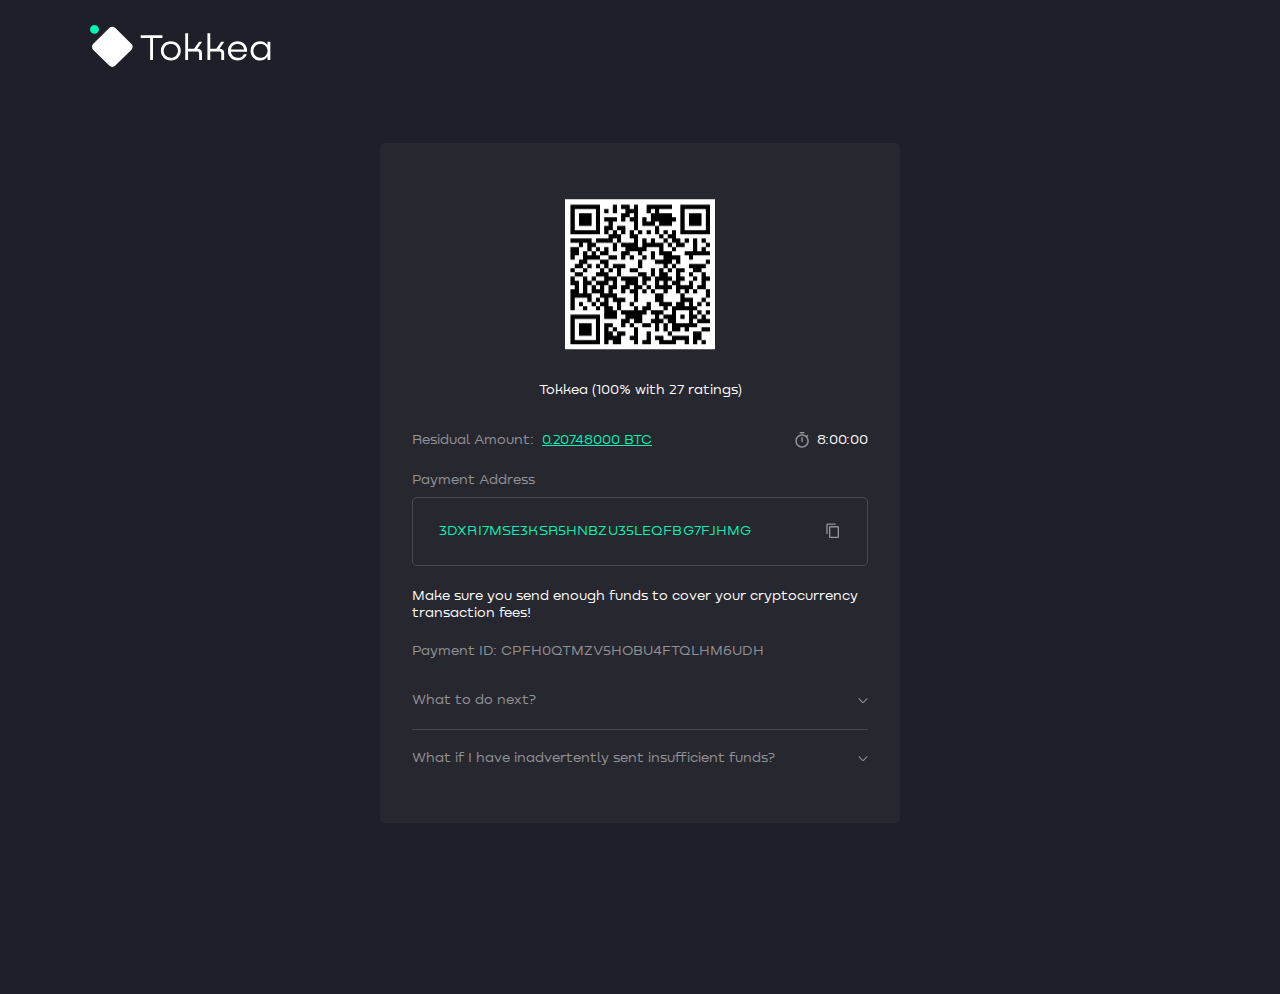
<file: html/index.html>
<!DOCTYPE html>
<html lang="en">
<head>
  <meta charset="UTF-8">
  <meta name="viewport" content="width=device-width, initial-scale=1">
  <title>Payment</title>
  <link href="../css/style.css" rel="stylesheet">
  <link href="../css/normalize.css" rel="stylesheet">
</head>
<body>
  <div class="container">
    <img src="../images/logo.svg" class="logo-image" alt="logo" />

    <div class="content-wrap">
      <img src="../images/QR.svg" alt="qr">
      <p class="rating-text">Tokkea (100% with 27 ratings)</p>
      <div class="amount-block">
        <div class="amount-wrap">
          <p class="title-text">Residual Amount:</p>
          <p class="amount-qty">0.20748000 BTC</p>
        </div>
        <p class="timer-block">
          <img src="../images/clock.svg" alt="clock" class="timer-image" />
          8:00:00
        </p>
      </div>

      <div class="payment-block">
        <p class="title-text">Payment Address</p>
        <div class="address-wrap">
          <input type="text" value="3DXri7mse3kSr5HnbZU35LeqfBG7fjhmG" class="address-input">
          <button onclick="copyAddress()" class="copy-button"></button>
        </div>
      </div>

      <p class="fees-text">Make sure you send enough funds to cover your cryptocurrency transaction fees!</p>
      <p class="payment-id">Payment ID: CPFH0QTMZV5HOBU4FTQLHM6UDH</p>

      <div class="accordion-wrap">
        <div class="accordion-block">
          <div class="accordion-button">
            <p>What to do next?</p>
            <img src="../images/arrow.svg" alt="arrow" class="accordion-arrow">
          </div>

          <div class="accordion-text">
            1) Please send <b>0.20748000</b> BTC to <b>39pNKwypSwkLLgVvncosRavWafzDWaMJJi</b>
            (Make sure that the amount sent is sufficient to cover the service fees!).
            You will have to initiate a payment using your software or online wallet,
            and copy / paste the address and the payment amount into it. We will send you an email
            when the funds are received. You have 2 hours, 46 minutes, 25 seconds left for us
            to receive verified funds. If you send us funds that are not confirmed on time,
            please contact us using the information below and CoinPayments.net will issue a refund.
            <br />
            i) Transaction ID: CPFH0QTMZV5HOBU4FTQLHM6UDH
            <br />
            ii) Payment address to which funds are to be transferred.
            <br />
            iii) This is the verification code:<br /> 62c05b6b2d4c9ef0285f747b6a1c3564
            (to confirm that you are the sender of the transaction).
            <br /><br />
            2) As soon as the payment is confirmed several times on the block chain,
            it will be completed and the seller will be notified. The confirmation
            process usually takes 30-45 minutes, but depends on the block time
            of the cryptocurrency and the required number of block confirmations.
            The status page will be available for the next 30 days.
          </div>
        </div>

        <div class="accordion-block">
          <div class="accordion-button">
            <p>What if I have inadvertently sent insufficient funds?</p>
            <img src="../images/arrow.svg" alt="arrow" class="accordion-arrow">
          </div>

          <div class="accordion-text">
            1) Please send 0.20748000 BTC to 39pNKwypSwkLLgVvncosRavWafzDWaMJJi
            (Make sure that the amount sent is sufficient to cover the service fees!).
            You will have to initiate a payment using your software or online wallet,
            and copy / paste the address and the payment amount into it. We will send you an email
            when the funds are received. You have 2 hours, 46 minutes, 25 seconds left for us
            to receive verified funds. If you send us funds that are not confirmed on time,
            please contact us using the information below and CoinPayments.net will issue a refund.
          </div>
        </div>
      </div>
    </div>
  </div>

<script type="text/javascript" src="../js/script.js"></script>
</body>
</html>
</file>
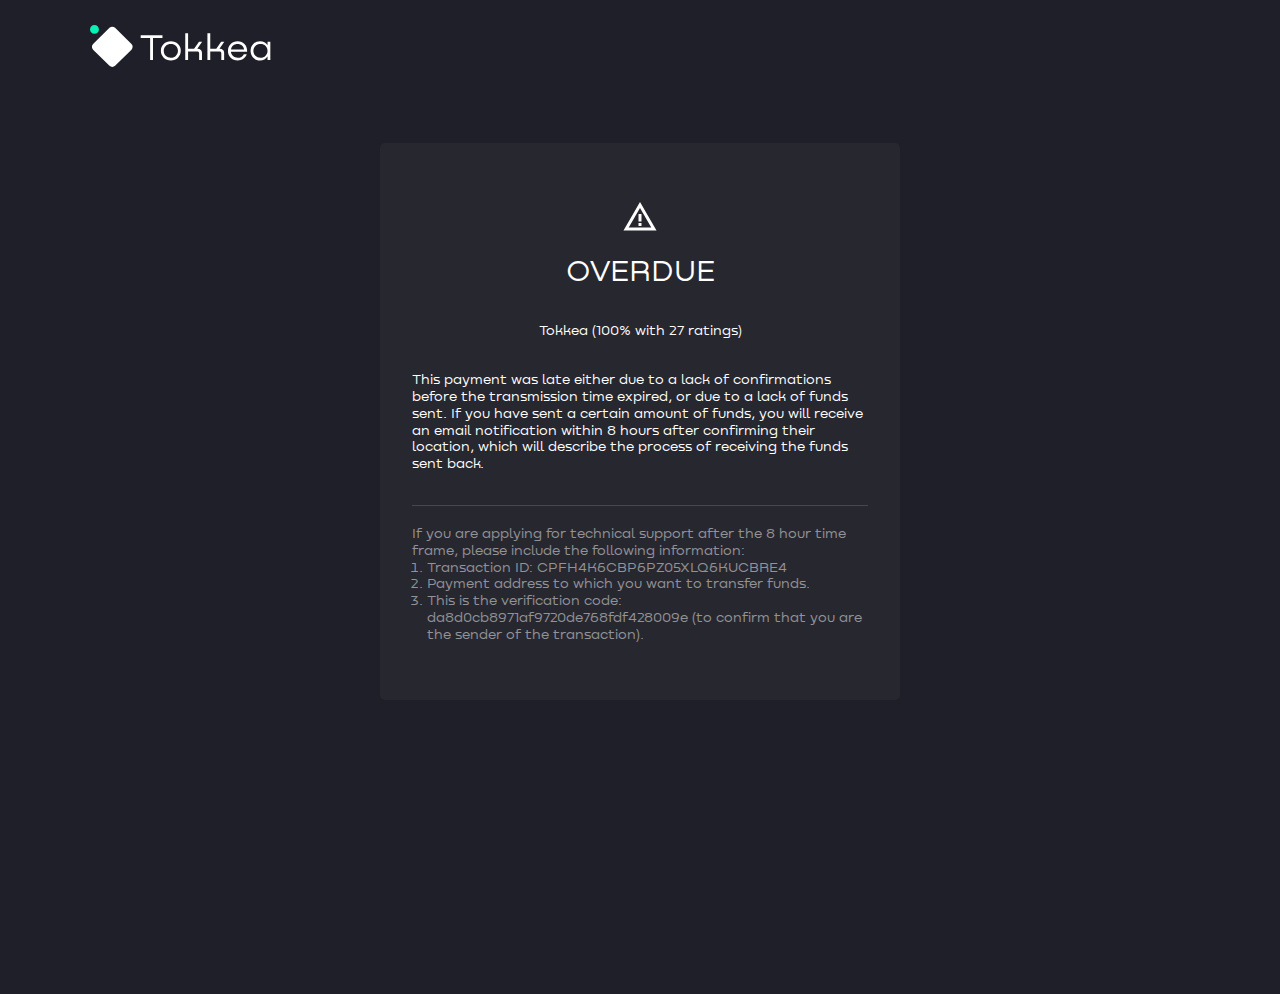
<file: html/overdue.html>
<!DOCTYPE html>
<html lang="en">
<head>
  <meta charset="UTF-8">
  <meta name="viewport" content="width=device-width, initial-scale=1">
  <title>Overdue</title>
  <link href="../css/style.css" rel="stylesheet">
  <link href="../css/normalize.css" rel="stylesheet">
</head>
<body>
<div class="container">
  <img src="../images/logo.svg" class="logo-image" alt="logo" />

  <div class="content-wrap">
    <img src="../images/warning.svg" alt="warning">
    <p class="warning-header">overdue</p>
    <p class="rating-text">Tokkea (100% with 27 ratings)</p>

    <p class="overdue-description">
      This payment was late either due to a lack of confirmations before
      the transmission time expired, or due to a lack of funds sent.
      If you have sent a certain amount of funds, you will receive
      an email notification within 8 hours after confirming their location,
      which will describe the process of receiving the funds sent back.
    </p>

    <p class="overdue-text">
      If you are applying for technical support after the 8 hour time frame,
      please include the following information:
    </p>
    <ol class="overdue-text overdue-list">
      <li>Transaction ID: CPFH4K6CBP6PZ05XLQ6KUCBRE4</li>
      <li>Payment address to which you want to transfer funds.</li>
      <li>This is the verification code:<br />
        da8d0cb8971af9720de768fdf428009e
        (to confirm that you are the sender of the transaction).</li>
    </ol>
  </div>
</div>

</body>
</html>
</file>
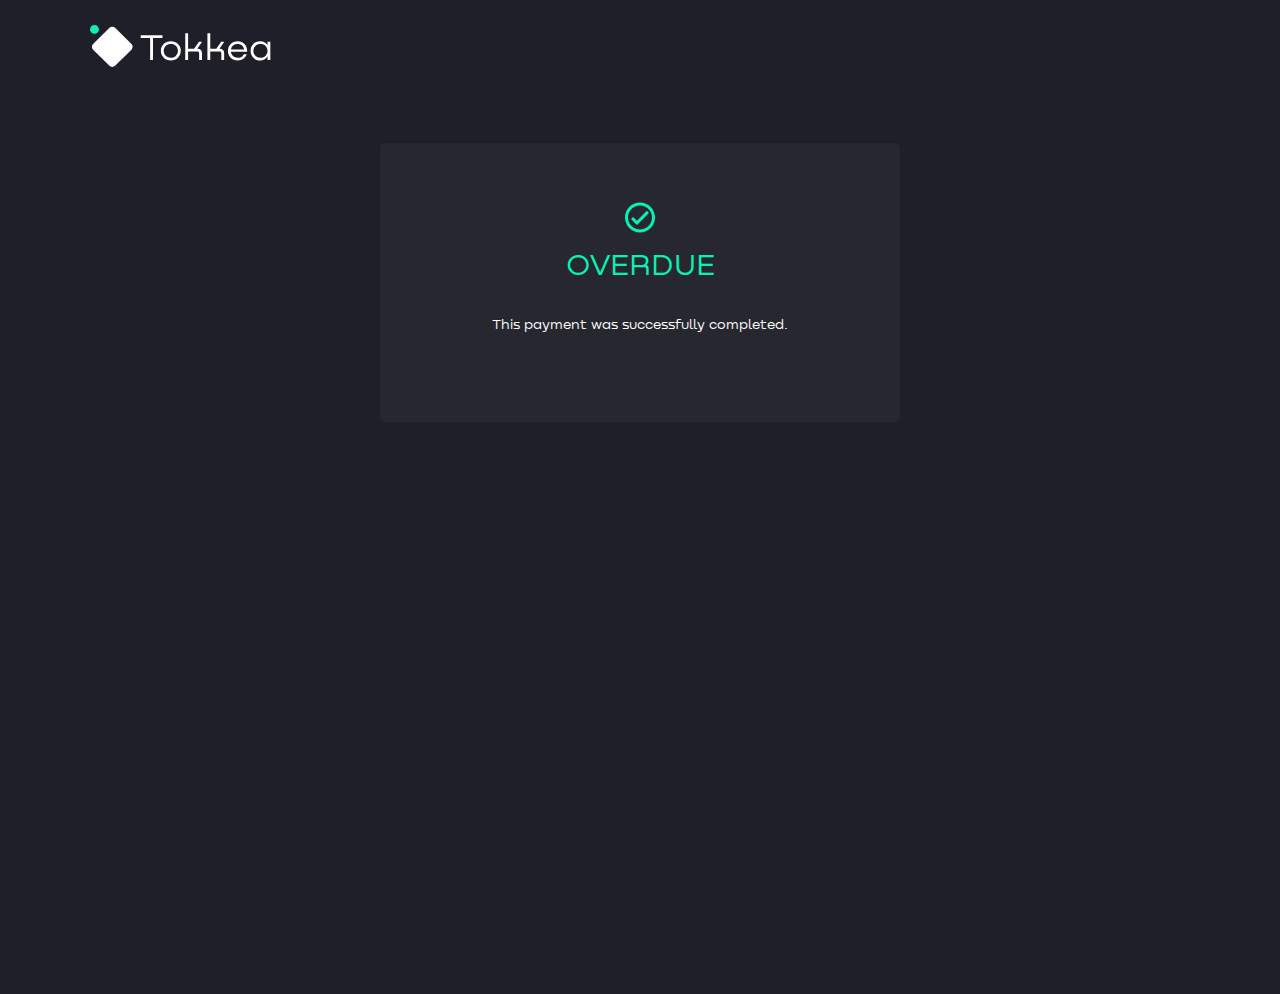
<file: html/successful.html>
<!DOCTYPE html>
<html lang="en">
<head>
  <meta charset="UTF-8">
  <meta name="viewport" content="width=device-width, initial-scale=1">
  <title>Successful</title>
  <link href="../css/style.css" rel="stylesheet">
  <link href="../css/normalize.css" rel="stylesheet">
</head>
<body>
<div class="container">
  <img src="../images/logo.svg" class="logo-image" alt="logo" />

  <div class="content-wrap success-wrap">
    <img src="../images/success.svg" alt="">
    <p class="success-header">overdue</p>
    <p class="success-description">This payment was successfully completed.</p>
  </div>
</div>

</body>
</html>
</file>
<file: css/style.css>
@font-face {
  font-family: "Nekst-Regular";
  src: url("../fonts/Nekst-Regular.ttf");
}

body {
  font-family: Nekst-Regular, sans-serif;
}

.container {
  background: #1E1F28;
  width: 100%;
  min-height: 100vh;
  height: auto;
  padding-bottom: 94px;
}

.logo-image {
  margin: 25px 90px 70px;
}

.content-wrap {
  background: #27272F;
  border-radius: 5px;
  width: 520px;
  margin: 0 auto;
  padding: 56px 32px;
  display: flex;
  flex-direction: column;
  align-items: center;
  justify-content: center;
  box-sizing: border-box;
}

.rating-text {
  font-family: Nekst-Regular, sans-serif;
  font-size: 14px;
  line-height: 120%;
  text-align: center;
  color: #FFFFFF;
  margin-top: 32px;
}

.amount-block {
  display: flex;
  justify-content: space-between;
  align-items: center;
  width: 100%;
  margin-top: 32px;
}

.amount-wrap {
  display: flex;
}

.title-text {
  font-size: 14px;
  line-height: 120%;
  color: rgba(255, 255, 255, 0.5);
}

.amount-qty {
  font-size: 14px;
  line-height: 120%;
  text-decoration-line: underline;
  color: #07F2B4;
  margin-left: 8px;
}

.timer-block {
  font-size: 14px;
  line-height: 120%;
  color: #FFFFFF;
  display: flex;
  align-items: center;
}

.timer-image {
  margin-right: 6px;
}

.payment-block {
  margin-top: 22px;
  width: 100%;
}

.address-wrap {
  border: 1px solid rgba(255, 255, 255, 0.15);
  box-sizing: border-box;
  border-radius: 5px;
  margin-top: 8px;
  padding: 24px;
  display: flex;
  justify-content: space-between;
}

.address-input {
  background: #27272F;
  border: none;
  font-style: normal;
  font-weight: normal;
  font-size: 14px;
  line-height: 120%;
  letter-spacing: 0.01em;
  color: #07F2B4;
  width: 100%;
  outline: none;
  text-transform: uppercase;
}

.copy-button {
  background-image: url("../images/copy.svg");
  background-repeat: no-repeat;
  padding-right: 12px;
}

.address-wrap:hover {
  border: 1px solid rgba(12, 200, 152, 0.4);
}

.address-wrap:hover .copy-button {
  background-image: url("../images/copy-green.svg");
}

.fees-text {
  font-size: 14px;
  line-height: 120%;
  color: #FFFFFF;
  margin-top: 22px;
}

.payment-id {
  margin-top: 22px;
  font-size: 14px;
  line-height: 120%;
  color: rgba(255, 255, 255, 0.5);
  width: 100%;
}

.accordion-wrap {
  margin-top: 32px;
}

.accordion-button {
  display: flex;
  justify-content: space-between;
  font-size: 14px;
  line-height: 120%;
  color: rgba(255, 255, 255, 0.5);
  transition: .4s;
  cursor: pointer;
}

.accordion-text {
  max-height: 0;
  overflow: hidden;
  transition: 0.4s;
  font-size: 14px;
  line-height: 120%;
  color: rgba(255, 255, 255, 0.5);
}

.accordion-arrow {
  transition: .4s;
}

.accordion-arrow--active {
  transform: rotate(180deg);
  transition: .4s;
}

.accordion-block:last-child {
  margin-top: 20px;
}

.accordion-block:first-child {
  border-bottom: 1px solid rgba(255, 255, 255, 0.15);
  padding-bottom: 20px;
}

.warning-header {
  font-size: 30px;
  line-height: 36px;
  text-align: center;
  text-transform: uppercase;
  color: #FFFFFF;
  margin-top: 20px;
}

.overdue-description {
  font-size: 14px;
  line-height: 120%;
  color: #FFFFFF;
  margin-top: 32px;
  padding-bottom: 32px;
  border-bottom: 1px solid rgba(255, 255, 255, 0.15);;
}

.overdue-text {
  font-size: 14px;
  line-height: 120%;
  color: rgba(255, 255, 255, 0.5);
  margin-top: 20px;
}

.overdue-list {
  padding: 0 0 0 15px;
  margin: 0;
}

.success-header {
  font-size: 30px;
  line-height: 36px;
  text-align: center;
  text-transform: uppercase;
  color: #07F2B4;
  margin-top: 13px;
}

.success-description {
  font-size: 14px;
  line-height: 120%;
  color: #FFFFFF;
  margin-top: 32px;
  padding-bottom: 32px;
}

@media only screen and (max-width: 1023px) {
  .container {
    padding-bottom: 0;
  }

  .content-wrap {
    background: #1E1F28;
    width: 100%;
    padding: 0 32px 30px;
  }

  .logo-image {
    width: 115px;
    margin: 13px 32px 40px;
  }

  .timer-block {
    display: none;
  }

  .copy-button {
    display: none;
  }

  .address-wrap {
    padding: 16px;
    background: #27272F;
  }

  .address-input {
    font-size: 12px;
    line-height: 120%;
  }

  .rating-text {
    margin-top: 40px;
  }

  .amount-block {
    margin-top: 40px;
  }

  .accordion-wrap {
    margin-top: 40px;
  }

  .success-wrap {
    margin-top: 130px;
  }
}
</file>
